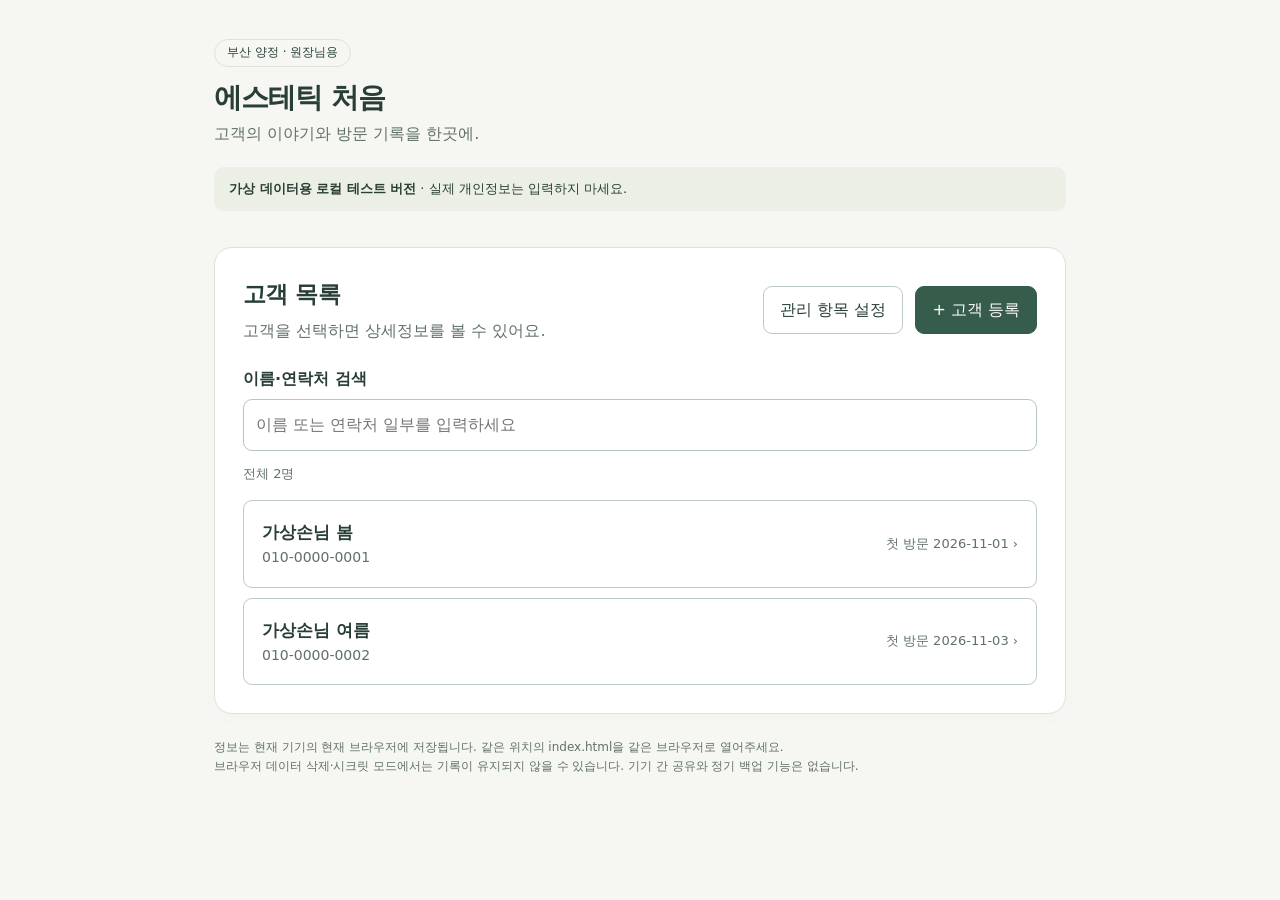
<file: index.html>
﻿<!doctype html>
<html lang="ko">
<head>
<meta charset="utf-8">
<meta name="viewport" content="width=device-width, initial-scale=1">
<meta name="color-scheme" content="light">
<title>에스테틱 처음 · 고객 관리</title>
<link rel="stylesheet" href="styles.css">
</head>
<body>
<header>
<span class="badge">부산 양정 · 원장님용</span>
<h1>에스테틱 처음</h1><p class="sub">고객의 이야기와 방문 기록을 한곳에.</p>
<p class="notice"><strong>가상 데이터용 로컬 테스트 버전</strong> · 실제 개인정보는 입력하지 마세요.</p>
</header>
<main>
<p id="status" role="status" aria-live="polite" hidden></p>
<section id="list-screen" class="panel" aria-labelledby="list-title">
  <div class="row heading"><div><h2 id="list-title" tabindex="-1">고객 목록</h2><p class="sub">고객을 선택하면 상세정보를 볼 수 있어요.</p></div>
  <div class="row"><button id="open-settings" type="button">관리 항목 설정</button><button id="new-customer" type="button" class="primary" data-write>+ 고객 등록</button></div></div>
  <label for="search" class="field-label">이름·연락처 검색</label>
  <input id="search" type="search" placeholder="이름 또는 연락처 일부를 입력하세요" autocomplete="off">
  <p id="count" class="sub" aria-live="polite"></p><ul id="customers"></ul><p id="list-empty" class="empty" hidden></p>
</section>
<section id="customer-screen" class="panel" aria-labelledby="customer-title" hidden>
  <button id="customer-back" type="button" class="back">← 돌아가기</button>
  <h2 id="customer-title" tabindex="-1">고객 등록</h2><p class="sub">이름, 연락처, 최초 방문일은 필수 항목입니다.</p>
  <form id="customer-form" autocomplete="off"><fieldset id="customer-fields">
    <div class="form-grid">
      <div><label for="name" class="field-label">이름 *</label><input id="name" required maxlength="50" placeholder="예: 가상손님 봄"></div>
      <div><label for="phone" class="field-label">연락처 *</label><input id="phone" type="tel" required maxlength="20" inputmode="tel" placeholder="예: 010-0000-0001"></div>
    </div>
    <label for="first-visit" class="field-label">최초 방문일 *</label><input id="first-visit" type="date" required>
    <label for="basic-memo" class="field-label">기본 메모</label><textarea id="basic-memo" maxlength="10000" placeholder="상담 내용이나 고객의 특이사항을 기록하세요."></textarea>
    <div class="row actions"><button type="submit" class="primary" data-write>저장하기</button><button id="customer-cancel" type="button">취소</button></div>
  </fieldset></form>
</section>
<section id="detail-screen" class="panel" aria-labelledby="detail-title" hidden>
  <button id="detail-back" type="button" class="back">← 고객 목록</button>
  <div class="row heading"><div><p class="sub">고객 상세정보</p><h2 id="detail-title" tabindex="-1"></h2></div><button id="edit-customer" type="button" data-write>기본정보 수정</button></div>
  <dl class="info"><div><dt>연락처</dt><dd id="detail-phone"></dd></div><div><dt>최초 방문일</dt><dd id="detail-first-visit"></dd></div><div class="full"><dt>기본 메모</dt><dd id="detail-memo" class="memo"></dd></div></dl>
  <div class="history"><div class="row heading"><div><h3>방문별 관리 기록</h3><p class="sub">최근 방문일부터 표시합니다.</p></div><button id="new-visit" type="button" class="primary" data-write>+ 관리 기록 추가</button></div>
    <div id="visit-list"></div><p id="visit-empty" class="empty">아직 관리 기록이 없습니다.<br>방문한 날의 관리 내용을 남겨보세요.</p>
  </div>
  <div class="actions"><button id="delete-customer" type="button" class="danger" data-write>고객 삭제</button></div>
</section>
<section id="visit-screen" class="panel" aria-labelledby="visit-title" hidden>
  <button id="visit-back" type="button" class="back">← 고객 상세정보</button><h2 id="visit-title" tabindex="-1">관리 기록 추가</h2><p id="visit-customer" class="sub"></p>
  <form id="visit-form" autocomplete="off"><fieldset id="visit-fields">
    <label for="visit-date" class="field-label">방문일 *</label><input id="visit-date" type="date" required>
    <fieldset class="item-fieldset"><legend><strong>관리 항목 *</strong></legend><p class="sub" id="items-help">해당하는 항목을 모두 선택하세요.</p><div id="item-choices" class="choices" aria-describedby="items-help"></div></fieldset>
    <label for="visit-memo" class="field-label">자유 메모</label><textarea id="visit-memo" maxlength="10000" placeholder="이번 방문의 관리 내용과 특이사항을 자유롭게 기록하세요."></textarea>
    <div class="row actions"><button type="submit" class="primary" data-write>기록 저장하기</button><button id="visit-cancel" type="button">취소</button></div>
  </fieldset></form>
</section>
<section id="settings-screen" class="panel" aria-labelledby="settings-title" hidden>
  <button id="settings-back" type="button" class="back">← 고객 목록</button>
  <h2 id="settings-title" tabindex="-1">관리 항목 설정</h2>
  <p class="sub">관리 기록에서 선택할 항목을 추가하거나 이름을 바꿀 수 있어요.</p>
  <p class="settings-note">항목을 삭제하거나 이름을 바꿔도 과거 기록은 당시 이름으로 유지됩니다.</p>
  <div class="item-editor">
    <h3 id="item-editor-title">새 항목 추가</h3>
    <form id="item-form" autocomplete="off"><fieldset id="item-fields">
      <label for="item-name" class="field-label">관리 항목 이름</label>
      <input id="item-name" required maxlength="40" placeholder="예: 모공 관리" aria-describedby="item-name-help">
      <p id="item-name-help" class="sub">최대 40자 · 같은 이름의 항목은 중복 등록할 수 없습니다.</p>
      <div class="row item-editor-actions"><button id="item-submit" type="submit" class="primary" data-write>추가하기</button><button id="item-cancel" type="button" hidden>수정 취소</button></div>
    </fieldset></form>
  </div>
  <h3>사용 중인 관리 항목</h3>
  <ul id="settings-items"></ul>
  <p id="settings-empty" class="empty" hidden>등록된 관리 항목이 없습니다.<br>위에서 새 항목을 추가해 주세요.</p>
</section>
</main>
<footer>정보는 현재 기기의 현재 브라우저에 저장됩니다. 같은 위치의 index.html을 같은 브라우저로 열어주세요.<br>브라우저 데이터 삭제·시크릿 모드에서는 기록이 유지되지 않을 수 있습니다. 기기 간 공유와 정기 백업 기능은 없습니다.</footer>
<script src="customers.js" defer></script>
<script src="storage.js" defer></script>
<script src="app.js" defer></script>
</body>
</html>
</file>
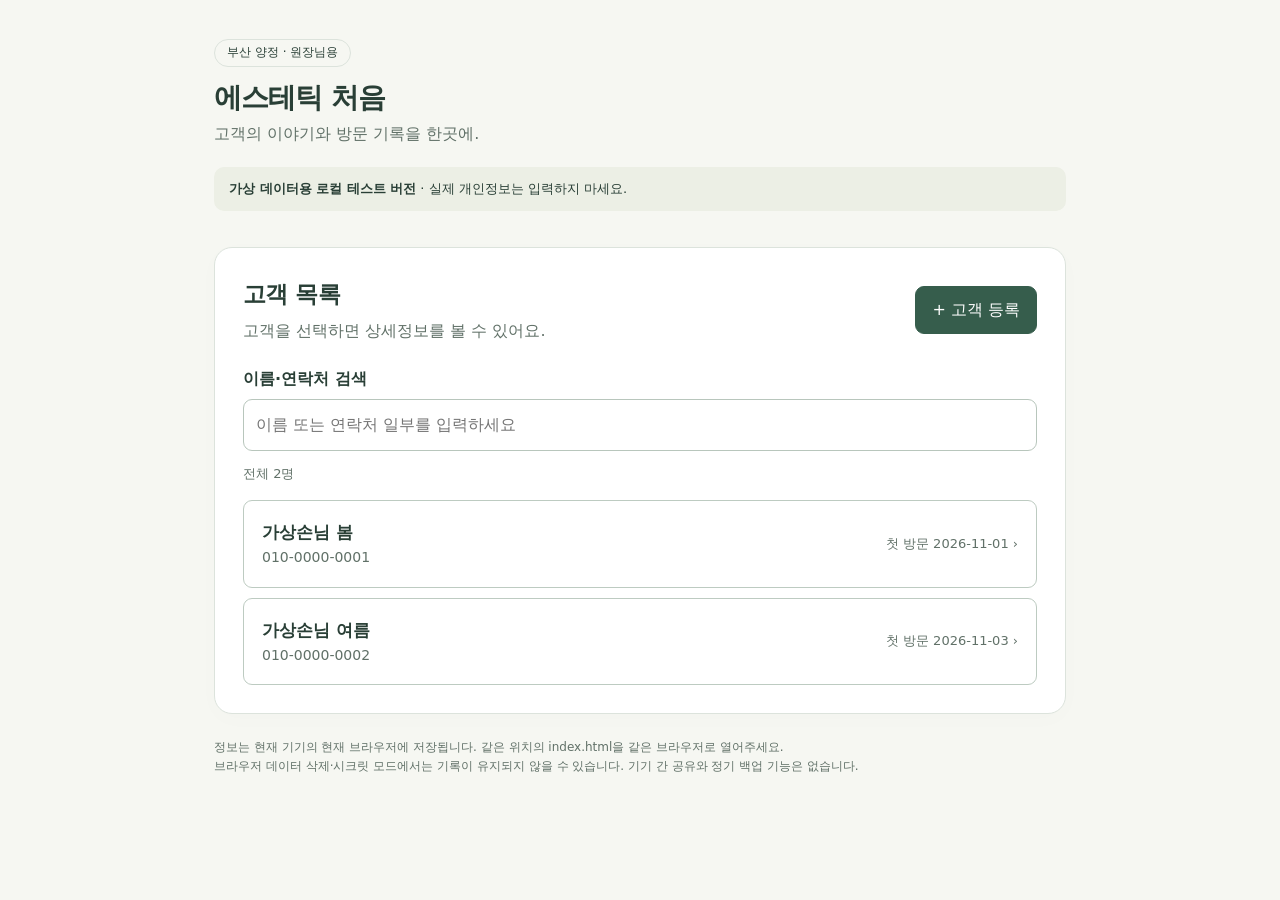
<file: index.before-item-settings.html>
﻿<!doctype html>
<html lang="ko">
<head>
<meta charset="utf-8">
<meta name="viewport" content="width=device-width, initial-scale=1">
<meta name="color-scheme" content="light">
<title>에스테틱 처음 · 고객 관리</title>
<style>
:root{--ink:#293f36;--muted:#617168;--green:#365d4c;--line:#dce3dc}
*{box-sizing:border-box}body{margin:0;background:#f6f7f2;color:var(--ink);font-family:system-ui,"Malgun Gothic",sans-serif;line-height:1.65}
header,main,footer{width:min(100%,900px);margin:auto;padding:24px}header{padding-top:38px;padding-bottom:12px}
h1,h2,h3,p{margin:0}h1{font-size:28px;letter-spacing:-1px;margin-top:8px}h2{font-size:23px;letter-spacing:-.6px;overflow-wrap:anywhere}h3{font-size:18px}
.sub,small{color:var(--muted)}.badge{display:inline-block;border:1px solid var(--line);border-radius:20px;padding:3px 12px;font-size:12px}
.notice{background:#ecefe5;border-radius:10px;padding:11px 15px;font-size:13px;margin-top:20px}
section.panel{padding:28px;background:#fff;border:1px solid var(--line);border-radius:18px;box-shadow:0 5px 25px #293f3604}
.row{display:flex;gap:12px;align-items:center;flex-wrap:wrap}.heading{justify-content:space-between;margin-bottom:22px}.heading p{margin-top:4px}
button,input,textarea{font:inherit}button{border:1px solid #bdcbc1;background:white;color:var(--ink);border-radius:9px;min-height:44px;padding:10px 16px;cursor:pointer}
button:hover{background:#f0f5ef}button.primary{color:white;background:var(--green);border-color:var(--green)}button.primary:hover{background:#294a3b}
button.danger{color:#a13336;border-color:#ddbbbb}button:disabled{opacity:.5;cursor:not-allowed}
.back{padding:6px 0;margin-bottom:16px;border:0;background:transparent;color:var(--muted)}:focus-visible{outline:3px solid #8aaf99;outline-offset:3px}
input:not([type=checkbox]),textarea{width:100%;min-width:0;border:1px solid #b8c6bc;border-radius:9px;padding:12px;background:white;color:var(--ink)}textarea{resize:vertical;min-height:140px}
label.field-label{display:block;margin:19px 0 6px;font-weight:600}.form-grid{display:grid;grid-template-columns:1fr 1fr;gap:0 20px}fieldset{border:0;padding:0;margin:0;min-width:0}
.actions{margin-top:26px;padding-top:20px;border-top:1px solid var(--line)}#customers{padding:0;margin:16px 0 0;list-style:none}#customers li+li{margin-top:10px}
.customer{width:100%;text-align:left;display:flex;justify-content:space-between;align-items:center;gap:16px;padding:17px 18px}.customer strong,.customer .phone{display:block;overflow-wrap:anywhere}
.customer strong{font-size:17px}.customer .phone{color:var(--muted);font-size:14px}.customer .date{font-size:13px;color:var(--muted);text-align:right}
.empty{text-align:center;padding:40px 12px;color:var(--muted);background:#f8faf7;border-radius:10px}#count{font-size:13px;margin-top:12px}
.info{display:grid;grid-template-columns:1fr 1fr;gap:20px;padding:22px;background:#f5f8f3;border-radius:12px;margin-top:20px}dt{color:var(--muted);font-size:13px}dd{margin:4px 0 0;overflow-wrap:anywhere}
.full{grid-column:1/-1}.memo{white-space:pre-wrap;overflow-wrap:anywhere}.history{margin-top:32px;padding-top:26px;border-top:1px solid var(--line)}.history .heading{margin-bottom:18px}
.visit-card{border:1px solid var(--line);border-radius:12px;padding:20px;margin-top:14px}.visit-top{display:flex;justify-content:space-between;align-items:center;flex-wrap:wrap;gap:12px;margin-bottom:14px}
.visit-top time{font-weight:700;font-size:17px}.visit-top button{font-size:13px;padding:6px 12px}.tags{display:flex;flex-wrap:wrap;gap:6px;margin-bottom:12px}.tag{padding:3px 10px;border-radius:6px;background:#eaf0e6;color:#355543;font-size:13px}
.choices{display:flex;gap:10px;flex-wrap:wrap;margin-top:10px}.choice{cursor:pointer;position:relative}.choice input{position:absolute;opacity:0;width:1px;height:1px}
.choice span{display:block;padding:10px 18px;border:1px solid #bdcbc1;border-radius:9px;min-height:44px}.choice input:checked+span{background:var(--green);color:white;border-color:var(--green)}
.choice input:focus-visible+span{outline:3px solid #8aaf99;outline-offset:3px}.choice input:disabled+span{opacity:.5;cursor:not-allowed}
#status{border-radius:10px;background:#e9f1e6;padding:12px 16px;margin-bottom:18px;overflow-wrap:anywhere}#status.error{background:#fff0ec;color:#922e30}
footer{color:var(--muted);font-size:12px;padding-top:0;padding-bottom:32px}[hidden]{display:none!important}
@media(max-width:600px){header,main,footer{padding-left:16px;padding-right:16px}header{padding-top:24px}section.panel{padding:20px}h1{font-size:25px}h2{font-size:21px}.form-grid,.info{grid-template-columns:1fr}.customer{align-items:flex-start;padding:14px}.customer .date{max-width:110px}.info{padding:18px;gap:16px}.choice span{padding:10px 15px}}
</style>
</head>
<body>
<header>
<span class="badge">부산 양정 · 원장님용</span>
<h1>에스테틱 처음</h1><p class="sub">고객의 이야기와 방문 기록을 한곳에.</p>
<p class="notice"><strong>가상 데이터용 로컬 테스트 버전</strong> · 실제 개인정보는 입력하지 마세요.</p>
</header>
<main>
<p id="status" role="status" aria-live="polite" hidden></p>
<section id="list-screen" class="panel" aria-labelledby="list-title">
  <div class="row heading"><div><h2 id="list-title" tabindex="-1">고객 목록</h2><p class="sub">고객을 선택하면 상세정보를 볼 수 있어요.</p></div>
  <button id="new-customer" type="button" class="primary" data-write>+ 고객 등록</button></div>
  <label for="search" class="field-label">이름·연락처 검색</label>
  <input id="search" type="search" placeholder="이름 또는 연락처 일부를 입력하세요" autocomplete="off">
  <p id="count" class="sub" aria-live="polite"></p><ul id="customers"></ul><p id="list-empty" class="empty" hidden></p>
</section>
<section id="customer-screen" class="panel" aria-labelledby="customer-title" hidden>
  <button id="customer-back" type="button" class="back">← 돌아가기</button>
  <h2 id="customer-title" tabindex="-1">고객 등록</h2><p class="sub">이름, 연락처, 최초 방문일은 필수 항목입니다.</p>
  <form id="customer-form" autocomplete="off"><fieldset id="customer-fields">
    <div class="form-grid">
      <div><label for="name" class="field-label">이름 *</label><input id="name" required maxlength="50" placeholder="예: 가상손님 봄"></div>
      <div><label for="phone" class="field-label">연락처 *</label><input id="phone" type="tel" required maxlength="20" inputmode="tel" placeholder="예: 010-0000-0001"></div>
    </div>
    <label for="first-visit" class="field-label">최초 방문일 *</label><input id="first-visit" type="date" required>
    <label for="basic-memo" class="field-label">기본 메모</label><textarea id="basic-memo" maxlength="10000" placeholder="상담 내용이나 고객의 특이사항을 기록하세요."></textarea>
    <div class="row actions"><button type="submit" class="primary" data-write>저장하기</button><button id="customer-cancel" type="button">취소</button></div>
  </fieldset></form>
</section>
<section id="detail-screen" class="panel" aria-labelledby="detail-title" hidden>
  <button id="detail-back" type="button" class="back">← 고객 목록</button>
  <div class="row heading"><div><p class="sub">고객 상세정보</p><h2 id="detail-title" tabindex="-1"></h2></div><button id="edit-customer" type="button" data-write>기본정보 수정</button></div>
  <dl class="info"><div><dt>연락처</dt><dd id="detail-phone"></dd></div><div><dt>최초 방문일</dt><dd id="detail-first-visit"></dd></div><div class="full"><dt>기본 메모</dt><dd id="detail-memo" class="memo"></dd></div></dl>
  <div class="history"><div class="row heading"><div><h3>방문별 관리 기록</h3><p class="sub">최근 방문일부터 표시합니다.</p></div><button id="new-visit" type="button" class="primary" data-write>+ 관리 기록 추가</button></div>
    <div id="visit-list"></div><p id="visit-empty" class="empty">아직 관리 기록이 없습니다.<br>방문한 날의 관리 내용을 남겨보세요.</p>
  </div>
  <div class="actions"><button id="delete-customer" type="button" class="danger" data-write>고객 삭제</button></div>
</section>
<section id="visit-screen" class="panel" aria-labelledby="visit-title" hidden>
  <button id="visit-back" type="button" class="back">← 고객 상세정보</button><h2 id="visit-title" tabindex="-1">관리 기록 추가</h2><p id="visit-customer" class="sub"></p>
  <form id="visit-form" autocomplete="off"><fieldset id="visit-fields">
    <label for="visit-date" class="field-label">방문일 *</label><input id="visit-date" type="date" required>
    <fieldset style="margin-top:22px"><legend><strong>관리 항목 *</strong></legend><p class="sub" id="items-help">해당하는 항목을 모두 선택하세요.</p><div id="item-choices" class="choices" aria-describedby="items-help"></div></fieldset>
    <label for="visit-memo" class="field-label">자유 메모</label><textarea id="visit-memo" maxlength="10000" placeholder="이번 방문의 관리 내용과 특이사항을 자유롭게 기록하세요."></textarea>
    <div class="row actions"><button type="submit" class="primary" data-write>기록 저장하기</button><button id="visit-cancel" type="button">취소</button></div>
  </fieldset></form>
</section>
</main>
<footer>정보는 현재 기기의 현재 브라우저에 저장됩니다. 같은 위치의 index.html을 같은 브라우저로 열어주세요.<br>브라우저 데이터 삭제·시크릿 모드에서는 기록이 유지되지 않을 수 있습니다. 기기 간 공유와 정기 백업 기능은 없습니다.</footer>
<script>
"use strict";
const $ = id => document.getElementById(id);
// 기존 저장 키와 고객의 최초 방문일(visit) 필드를 유지합니다.
const KEY = "esthetic-cheoeum-customers-v1";
const BACKUP_KEY = KEY + ":before-visits-v2";
const ITEMS = ["여드름", "주름", "미백", "보습", "진정", "리프팅", "바디", "기타"];
let customers = [], selectedId = null, editingCustomerId = null, editingVisitId = null;
let screen = "list", baseline = "", blocked = false, lastRaw = null, blockReason = "";
function today() {
  const d = new Date();
  return `${d.getFullYear()}-${String(d.getMonth()+1).padStart(2,"0")}-${String(d.getDate()).padStart(2,"0")}`;
}
function uid(prefix) { return `${prefix}-${Date.now()}-${Math.random().toString(36).slice(2)}`; }
function digits(text) { return text.replace(/\D/g, ""); }
function textElement(tag, text, className = "") {
  const element = document.createElement(tag);
  element.textContent = text;
  if (className) element.className = className;
  return element;
}
function message(text = "", error = false) {
  $("status").textContent = text; $("status").hidden = !text;
  $("status").classList.toggle("error", error);
}
function customerData() {
  return { name:$("name").value.trim(), phone:$("phone").value.trim(), visit:$("first-visit").value, memo:$("basic-memo").value };
}
function visitData() {
  return { date:$("visit-date").value, items:Array.from(document.querySelectorAll(".choice input:checked"), el => el.value), memo:$("visit-memo").value };
}
function snapshot() {
  if (screen === "customer") return JSON.stringify(customerData());
  if (screen === "visit") return JSON.stringify(visitData());
  return "";
}
function dirty() { return snapshot() !== baseline; }
function mayLeave() { return !dirty() || confirm("저장하지 않은 내용이 있습니다. 변경 내용을 버릴까요?"); }
function switchScreen(next, focus = true) {
  screen = next;
  for (const name of ["list", "customer", "detail", "visit"]) $(name + "-screen").hidden = name !== next;
  baseline = snapshot(); message(blocked ? blockReason : "",blocked);
  if (focus) {
    const title = $(({list:"list-title",customer:"customer-title",detail:"detail-title",visit:"visit-title"})[next]);
    title.focus({preventScroll:true}); window.scrollTo({top:0,behavior:"instant"});
  }
}
function currentCustomer() { return customers.find(c => c.id === selectedId); }
function blockSaving(text) {
  blocked = true; blockReason = text; $("customer-fields").disabled = true; $("visit-fields").disabled = true;
  document.querySelectorAll("[data-write]").forEach(el => { el.disabled = true; }); message(text,true);
}
function persist(next) {
  if (blocked) return false;
  try {
    const raw = localStorage.getItem(KEY);
    if (raw !== lastRaw) {
      blockSaving("다른 창에서 저장 정보가 변경되었습니다. 입력 중인 내용을 따로 복사한 뒤 새로고침하세요. 덮어쓰기를 막기 위해 저장을 중지했습니다."); return false;
    }
    // 첫 변경 직전의 기존 원본을 별도 키에 보관하며 기존 백업은 덮어쓰지 않습니다.
    if (raw !== null && localStorage.getItem(BACKUP_KEY) === null) localStorage.setItem(BACKUP_KEY,raw);
    const serialized = JSON.stringify(next);
    localStorage.setItem(KEY,serialized); lastRaw = serialized; customers = next; return true;
  } catch {
    message("저장하지 못했습니다. 브라우저 저장 설정과 남은 공간을 확인하세요. 입력 내용은 그대로 남아 있습니다.",true); return false;
  }
}
function validVisit(v) {
  return v && typeof v.id === "string" && typeof v.date === "string" && /^\d{4}-\d{2}-\d{2}$/.test(v.date) &&
    Array.isArray(v.items) && v.items.every(i => ITEMS.includes(i)) && typeof v.memo === "string";
}
function validCustomer(c) {
  return c && typeof c.id === "string" && typeof c.name === "string" && c.name.trim().length > 0 &&
    typeof c.phone === "string" && typeof c.visit === "string" && /^\d{4}-\d{2}-\d{2}$/.test(c.visit) && typeof c.memo === "string" &&
    (c.visits === undefined || (Array.isArray(c.visits) && c.visits.every(validVisit) && new Set(c.visits.map(v => v.id)).size === c.visits.length));
}
function renderList() {
  const query = $("search").value.trim().toLocaleLowerCase();
  const phoneQuery = digits(query), phoneOnly = /^[\d\s()+-]+$/.test(query);
  const visible = customers.filter(c => !query || c.name.toLocaleLowerCase().includes(query) || c.phone.includes(query) ||
    (phoneOnly && phoneQuery && digits(c.phone).includes(phoneQuery))).sort((a,b) => a.name.localeCompare(b.name,"ko"));
  $("count").textContent = query ? `검색 결과 ${visible.length}명 / 전체 ${customers.length}명` : `전체 ${customers.length}명`;
  $("customers").replaceChildren(); $("list-empty").hidden = visible.length > 0;
  $("list-empty").textContent = customers.length ? "검색된 고객이 없습니다." : "등록된 고객이 없습니다. 고객 등록 버튼을 눌러주세요.";
  visible.forEach(c => {
    const li = document.createElement("li"), button = document.createElement("button");
    button.type = "button"; button.className = "customer";
    const info = document.createElement("span"); info.append(textElement("strong",c.name),textElement("span",c.phone,"phone"));
    button.append(info,textElement("span",`첫 방문 ${c.visit}  ›`,"date"));
    button.addEventListener("click",() => { selectedId = c.id; showDetail(); });
    li.append(button); $("customers").append(li);
  });
}
function showList(focus = true) { renderList(); switchScreen("list",focus); }
function showCustomerForm(customer = null) {
  if (blocked) return;
  editingCustomerId = customer ? customer.id : null;
  $("customer-title").textContent = customer ? "기본정보 수정" : "고객 등록";
  $("name").value = customer ? customer.name : ""; $("phone").value = customer ? customer.phone : "";
  $("phone").setCustomValidity(""); $("first-visit").value = customer ? customer.visit : today();
  $("first-visit").max = today(); $("basic-memo").value = customer ? customer.memo : ""; switchScreen("customer");
}
function showDetail() {
  const c = currentCustomer(); if (!c) { showList(); return; }
  $("detail-title").textContent = c.name; $("detail-phone").textContent = c.phone; $("detail-first-visit").textContent = c.visit;
  $("detail-memo").textContent = c.memo || "등록된 기본 메모가 없습니다.";
  $("visit-list").replaceChildren(); $("visit-empty").hidden = c.visits.length > 0;
  [...c.visits].sort((a,b) => b.date.localeCompare(a.date) || b.id.localeCompare(a.id)).forEach(v => {
    const card = document.createElement("article"); card.className = "visit-card";
    const top = document.createElement("div"); top.className = "visit-top";
    const date = textElement("time",v.date); date.dateTime = v.date;
    const actions = document.createElement("div"); actions.className = "row";
    const edit = textElement("button","수정"), remove = textElement("button","삭제","danger");
    for (const button of [edit,remove]) { button.type = "button"; button.dataset.write = ""; button.disabled = blocked; }
    edit.setAttribute("aria-label",`${v.date} 관리 기록 수정`); remove.setAttribute("aria-label",`${v.date} 관리 기록 삭제`);
    edit.addEventListener("click",() => showVisitForm(v)); remove.addEventListener("click",() => deleteVisit(v.id));
    actions.append(edit,remove); top.append(date,actions);
    const tags = document.createElement("div"); tags.className = "tags";
    v.items.forEach(item => tags.append(textElement("span",item,"tag")));
    card.append(top,tags,textElement("p",v.memo || "등록된 메모가 없습니다.","memo")); $("visit-list").append(card);
  });
  switchScreen("detail");
}
function showVisitForm(visit = null) {
  if (blocked) return; const c = currentCustomer(); if (!c) return;
  editingVisitId = visit ? visit.id : null;
  $("visit-title").textContent = visit ? "관리 기록 수정" : "관리 기록 추가";
  $("visit-customer").textContent = `${c.name}님의 방문별 관리 기록`;
  $("visit-date").value = visit ? visit.date : today(); $("visit-date").max = today();
  document.querySelectorAll(".choice input").forEach(el => { el.checked = Boolean(visit && visit.items.includes(el.value)); });
  $("visit-memo").value = visit ? visit.memo : ""; switchScreen("visit");
}
function cancelCustomer() { if (mayLeave()) { if (editingCustomerId) showDetail(); else showList(); } }
function cancelVisit() { if (mayLeave()) showDetail(); }
function deleteVisit(id) {
  if (blocked) return; const c = currentCustomer(), visit = c && c.visits.find(v => v.id === id);
  if (!visit || !confirm(`${visit.date} 관리 기록을 삭제할까요?\n삭제한 기록은 되돌릴 수 없습니다.`)) return;
  const next = customers.map(item => item.id === c.id ? {...item,visits:item.visits.filter(v => v.id !== id)} : item);
  if (persist(next)) { showDetail(); message("관리 기록을 삭제했습니다."); }
}
ITEMS.forEach(item => {
  const label = document.createElement("label"); label.className = "choice";
  const input = document.createElement("input"); input.type = "checkbox"; input.name = "items"; input.value = item;
  label.append(input,textElement("span",item)); $("item-choices").append(label);
});
$("search").addEventListener("input",renderList);
$("new-customer").addEventListener("click",() => showCustomerForm());
$("customer-back").addEventListener("click",cancelCustomer); $("customer-cancel").addEventListener("click",cancelCustomer);
$("detail-back").addEventListener("click",() => showList());
$("edit-customer").addEventListener("click",() => showCustomerForm(currentCustomer()));
$("new-visit").addEventListener("click",() => showVisitForm());
$("visit-back").addEventListener("click",cancelVisit); $("visit-cancel").addEventListener("click",cancelVisit);
$("phone").addEventListener("input",() => $("phone").setCustomValidity(""));
$("customer-form").addEventListener("submit",event => {
  event.preventDefault(); if (blocked || !$("customer-form").reportValidity()) return;
  const data = customerData();
  if (!data.name) { message("이름을 입력해 주세요.",true); $("name").focus(); return; }
  if (!/^[\d\s()+-]+$/.test(data.phone) || digits(data.phone).length < 8 || digits(data.phone).length > 15) {
    $("phone").setCustomValidity("연락처를 숫자 8~15자리로 입력하세요. 하이픈과 공백도 사용할 수 있습니다."); $("phone").reportValidity(); return;
  }
  if (data.visit > today()) { message("최초 방문일은 오늘 또는 이전 날짜로 입력해 주세요.",true); return; }
  const old = customers.find(c => c.id === editingCustomerId);
  // 기존 고객 속성과 방문 기록은 유지하고 기본정보만 변경합니다.
  const record = old ? {...old,...data} : {id:uid("customer"),...data,visits:[]};
  const next = old ? customers.map(c => c.id === old.id ? record : c) : [...customers,record];
  if (!persist(next)) return; selectedId = record.id; showDetail(); message(old ? "기본정보를 수정했습니다." : "고객을 등록했습니다.");
});
$("visit-form").addEventListener("submit",event => {
  event.preventDefault(); if (blocked || !$("visit-form").reportValidity()) return;
  const c = currentCustomer(), data = visitData(); if (!c) return;
  if (data.date > today()) { message("방문일은 오늘 또는 이전 날짜로 입력해 주세요.",true); return; }
  if (!data.items.length) { message("관리 항목을 하나 이상 선택해 주세요.",true); document.querySelector(".choice input").focus(); return; }
  const old = c.visits.find(v => v.id === editingVisitId);
  const record = old ? {...old,...data} : {id:uid("visit"),...data};
  const visits = old ? c.visits.map(v => v.id === old.id ? record : v) : [...c.visits,record];
  if (!persist(customers.map(item => item.id === c.id ? {...item,visits} : item))) return;
  showDetail(); message(old ? "관리 기록을 수정했습니다." : "관리 기록을 추가했습니다.");
});
$("delete-customer").addEventListener("click",() => {
  if (blocked) return; const c = currentCustomer();
  if (!c || !confirm(`${c.name}님의 고객 정보와 방문별 관리 기록 ${c.visits.length}건을 모두 삭제할까요?\n삭제한 정보는 되돌릴 수 없습니다.`)) return;
  if (persist(customers.filter(item => item.id !== c.id))) { selectedId = null; showList(); message("고객 정보를 삭제했습니다."); }
});
window.addEventListener("beforeunload",event => { if (dirty()) { event.preventDefault(); event.returnValue = ""; } });
window.addEventListener("storage",event => {
  if (event.key === KEY || event.key === null) blockSaving("다른 창에서 저장 정보가 변경되었습니다. 입력 내용을 따로 복사한 뒤 새로고침하세요. 덮어쓰기를 막기 위해 저장을 중지했습니다.");
});
try {
  lastRaw = localStorage.getItem(KEY);
  if (lastRaw === null) {
    const samples = [
      {id:"sample-1",name:"가상손님 봄",phone:"010-0000-0001",visit:"2026-11-01",memo:"가상 상담 기록입니다. 보습 관리 상담.",visits:[
        {id:"sample-visit-1",date:"2026-11-01",items:["보습","진정"],memo:"테스트용 첫 방문 기록입니다. 보습과 진정 관리를 진행한 것으로 가정합니다."},
        {id:"sample-visit-2",date:"2026-11-03",items:["보습"],memo:"테스트용 두 번째 방문 기록입니다."}
      ]},
      {id:"sample-2",name:"가상손님 여름",phone:"010-0000-0002",visit:"2026-11-03",memo:"화면 테스트용 가상 정보입니다.",visits:[]}
    ];
    const raw = JSON.stringify(samples); localStorage.setItem(KEY,raw); lastRaw = raw; customers = samples;
  } else {
    const parsed = JSON.parse(lastRaw);
    if (!Array.isArray(parsed) || !parsed.every(validCustomer) || new Set(parsed.map(c => c.id)).size !== parsed.length) throw new Error("Invalid storage");
    // 구버전은 메모리에서만 변환합니다. 저장 버튼을 누르기 전에는 원본을 변경하지 않습니다.
    customers = parsed.map(c => ({...c,visits:c.visits === undefined ? [] : c.visits}));
  }
  showList(false);
} catch {
  showList(false);
  blockSaving("저장 공간에 접근할 수 없거나 데이터 형식에 문제가 있습니다. 기존 데이터를 보호하기 위해 저장을 중지했습니다. 브라우저 설정을 확인해 주세요. 기존 데이터는 덮어쓰지 않았습니다.");
}
</script>
</body>
</html>
</file>
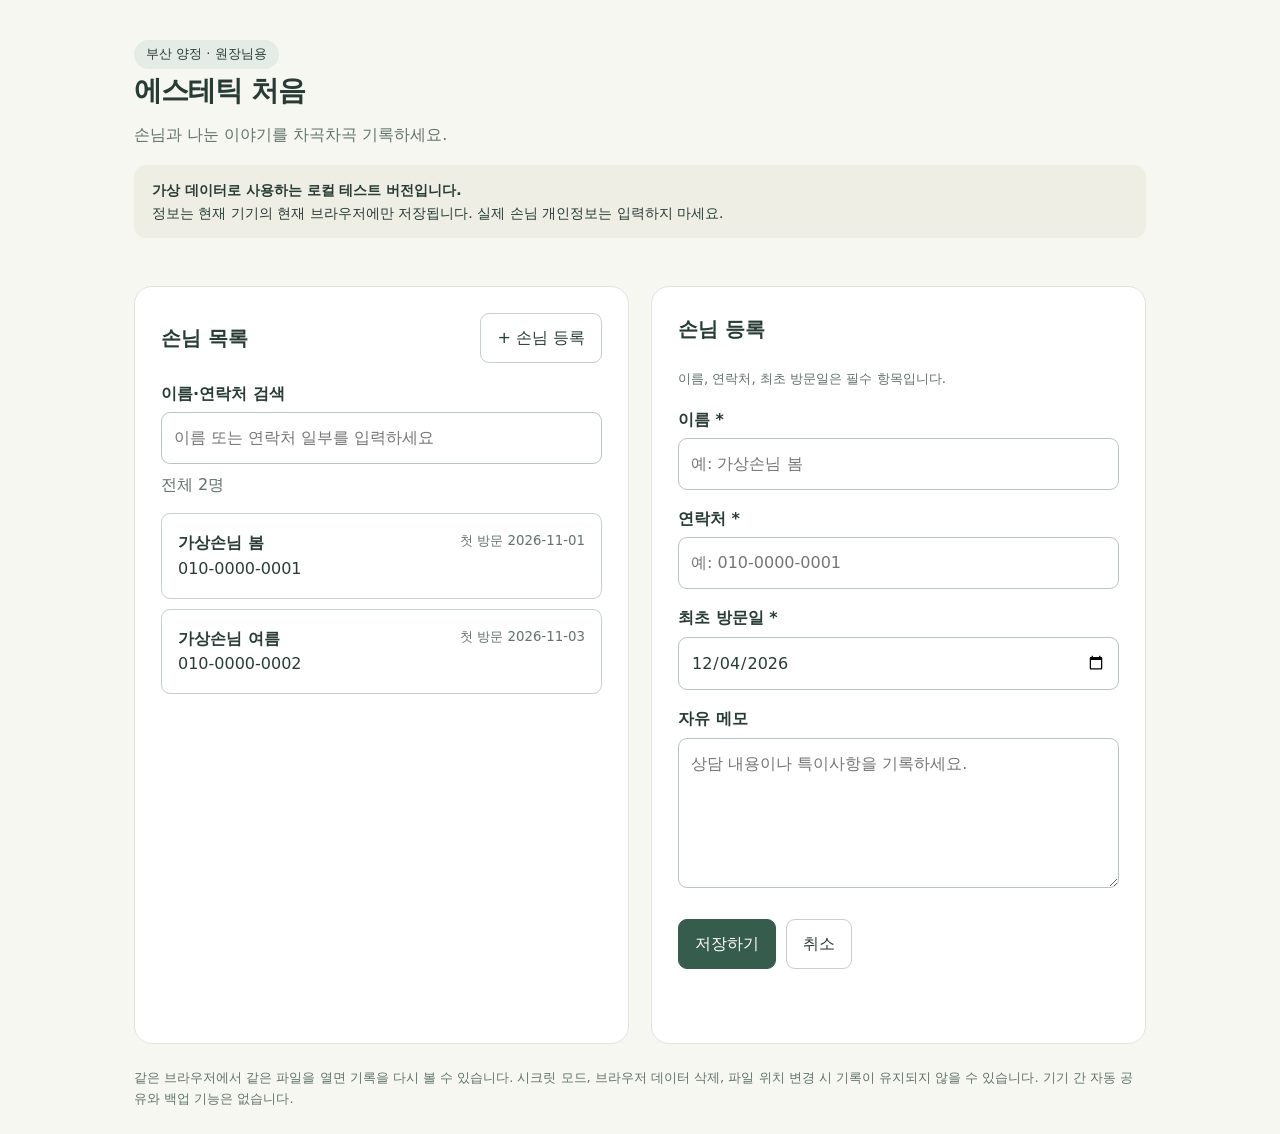
<file: index.before-visits.html>
<!doctype html>
<html lang="ko">
<head>
<meta charset="utf-8">
<meta name="viewport" content="width=device-width, initial-scale=1">
<title>에스테틱 처음 · 손님 관리</title>
<style>
  * { box-sizing: border-box; }
  body {
    margin: 0; background: #f7f7f2; color: #283c35;
    font-family: system-ui, "Malgun Gothic", sans-serif;
    line-height: 1.6;
  }
  header, main, footer { max-width: 1060px; margin: auto; padding: 24px; }
  header { padding-top: 40px; }
  h1 { margin: 0; font-size: 28px; letter-spacing: -1px; }
  h2 { margin: 0 0 20px; font-size: 20px; }
  p { margin: 8px 0; }
  .sub, small { color: #61736b; }
  .badge {
    display: inline-block; background: #e5ece6;
    padding: 4px 12px; border-radius: 20px; font-size: 13px;
  }
  .notice {
    margin-top: 18px; padding: 14px 18px; background: #eeeee5;
    border-radius: 12px; font-size: 14px;
  }
  main { display: grid; grid-template-columns: 1fr 1fr; gap: 22px; }
  section {
    background: white; border: 1px solid #dfe5df;
    border-radius: 18px; padding: 26px;
  }
  label { display: block; margin: 16px 0 6px; font-weight: 600; }
  input, textarea, button { font: inherit; }
  input, textarea {
    width: 100%; padding: 12px; border: 1px solid #b8c5bd;
    border-radius: 9px; background: white; color: #283c35;
  }
  textarea { min-height: 150px; resize: vertical; }
  button {
    padding: 11px 16px; border: 1px solid #c5d0c8;
    border-radius: 9px; background: white; color: #283c35;
    cursor: pointer; min-height: 44px;
  }
  button:hover { background: #eef3ee; }
  button.primary { background: #355c4c; border-color: #355c4c; color: white; }
  button.danger { color: #a12f30; border-color: #dfbabc; }
  :focus-visible { outline: 3px solid #8eae9c; outline-offset: 3px; }
  .row { display: flex; gap: 10px; flex-wrap: wrap; align-items: center; }
  .heading { justify-content: space-between; margin-bottom: 18px; }
  .heading h2 { margin: 0; }
  .actions { margin-top: 24px; }
  #customers { list-style: none; margin: 16px 0 0; padding: 0; }
  #customers li { margin-bottom: 10px; }
  .customer {
    width: 100%; text-align: left; padding: 16px;
    display: flex; justify-content: space-between; gap: 12px;
  }
  .customer[aria-pressed="true"] {
    background: #edf4ed; border-color: #355c4c;
  }
  .customer strong, .customer span { display: block; overflow-wrap: anywhere; }
  .customer small { white-space: nowrap; }
  #empty { text-align: center; padding: 35px 0; }
  #status { min-height: 26px; margin-top: 14px; font-weight: 600; }
  #status.error { color: #a12f30; }
  footer { font-size: 13px; color: #61736b; padding-top: 0; }
  [hidden] { display: none !important; }
  @media (max-width: 720px) {
    main { grid-template-columns: 1fr; padding-top: 8px; }
    header, main, footer { padding-left: 16px; padding-right: 16px; }
    section { padding: 20px; }
    h1 { font-size: 25px; }
  }
</style>
</head>
<body>
<header>
  <span class="badge">부산 양정 · 원장님용</span>
  <h1>에스테틱 처음</h1>
  <p class="sub">손님과 나눈 이야기를 차곡차곡 기록하세요.</p>
  <div class="notice">
    <strong>가상 데이터로 사용하는 로컬 테스트 버전입니다.</strong><br>
    정보는 현재 기기의 현재 브라우저에만 저장됩니다.
    실제 손님 개인정보는 입력하지 마세요.
  </div>
</header>

<main>
  <section aria-labelledby="list-title">
    <div class="row heading">
      <h2 id="list-title">손님 목록</h2>
      <button type="button" id="new">+ 손님 등록</button>
    </div>
    <label for="search">이름·연락처 검색</label>
    <input id="search" type="search"
      placeholder="이름 또는 연락처 일부를 입력하세요" autocomplete="off">
    <p id="count" class="sub" aria-live="polite"></p>
    <ul id="customers"></ul>
    <p id="empty" hidden>검색된 손님이 없습니다.</p>
  </section>

  <section aria-labelledby="form-title">
    <h2 id="form-title">손님 등록</h2>
    <small>이름, 연락처, 최초 방문일은 필수 항목입니다.</small>
    <form id="form" autocomplete="off">
      <fieldset id="fields" style="border:0;padding:0;margin:0;min-width:0">
        <label for="name">이름 *</label>
        <input id="name" required maxlength="50" placeholder="예: 가상손님 봄">

        <label for="phone">연락처 *</label>
        <input id="phone" type="tel" required maxlength="20"
          inputmode="tel" placeholder="예: 010-0000-0001">

        <label for="visit">최초 방문일 *</label>
        <input id="visit" type="date" required>

        <label for="memo">자유 메모</label>
        <textarea id="memo" maxlength="10000"
          placeholder="상담 내용이나 특이사항을 기록하세요."></textarea>

        <div class="row actions">
          <button type="submit" class="primary">저장하기</button>
          <button type="button" id="cancel">취소</button>
          <button type="button" id="delete" class="danger" hidden>삭제</button>
        </div>
      </fieldset>
    </form>
    <p id="status" role="status" aria-live="polite"></p>
  </section>
</main>
<footer>
  같은 브라우저에서 같은 파일을 열면 기록을 다시 볼 수 있습니다.
  시크릿 모드, 브라우저 데이터 삭제, 파일 위치 변경 시 기록이 유지되지 않을 수 있습니다.
  기기 간 자동 공유와 백업 기능은 없습니다.
</footer>

<script>
"use strict";

const $ = id => document.getElementById(id);
const KEY = "esthetic-cheoeum-customers-v1";
let customers = [];
let selectedId = null;
let baseline = "";
let blocked = false;

function today() {
  const d = new Date();
  return `${d.getFullYear()}-${String(d.getMonth()+1).padStart(2,"0")}-${String(d.getDate()).padStart(2,"0")}`;
}
function digits(value) { return value.replace(/\D/g, ""); }
function formData() {
  return {
    name: $("name").value.trim(),
    phone: $("phone").value.trim(),
    visit: $("visit").value,
    memo: $("memo").value
  };
}
function snapshot() { return JSON.stringify(formData()); }
function dirty() { return snapshot() !== baseline; }
function mayLeave() {
  return !dirty() || confirm("저장하지 않은 내용이 있습니다. 변경 내용을 버릴까요?");
}
function message(text, error = false) {
  $("status").textContent = text;
  $("status").classList.toggle("error", error);
}
function validRecord(c) {
  return c && typeof c.id === "string" &&
    typeof c.name === "string" && c.name.trim().length > 0 &&
    typeof c.phone === "string" &&
    typeof c.visit === "string" && /^\d{4}-\d{2}-\d{2}$/.test(c.visit) &&
    typeof c.memo === "string";
}
function persist(next) {
  try {
    localStorage.setItem(KEY, JSON.stringify(next));
    customers = next;
    return true;
  } catch {
    message("저장하지 못했습니다. 브라우저의 저장 공간과 저장 허용 설정을 확인하세요. 입력 내용은 그대로 남아 있습니다.", true);
    return false;
  }
}
function showForm(customer = null) {
  selectedId = customer ? customer.id : null;
  $("name").value = customer ? customer.name : "";
  $("phone").value = customer ? customer.phone : "";
  $("visit").value = customer ? customer.visit : today();
  $("memo").value = customer ? customer.memo : "";
  $("form-title").textContent = customer ? "손님 정보 조회·수정" : "손님 등록";
  $("delete").hidden = !customer;
  baseline = snapshot();
  message("");
  render();
}
function render() {
  const query = $("search").value.trim().toLocaleLowerCase();
  const numberQuery = digits(query);
  const phoneOnly = /^[\d\s()+-]+$/.test(query);
  const visible = customers.filter(c =>
    !query || c.name.toLocaleLowerCase().includes(query) ||
    c.phone.includes(query) ||
    (phoneOnly && numberQuery && digits(c.phone).includes(numberQuery))
  ).sort((a, b) => a.name.localeCompare(b.name, "ko"));

  $("customers").replaceChildren();
  $("count").textContent = query
    ? `검색 결과 ${visible.length}명 / 전체 ${customers.length}명`
    : `전체 ${customers.length}명`;
  $("empty").hidden = visible.length > 0;
  $("empty").textContent = customers.length
    ? "검색된 손님이 없습니다."
    : "등록된 손님이 없습니다. 손님을 등록해 주세요.";

  visible.forEach(c => {
    const li = document.createElement("li");
    const button = document.createElement("button");
    button.type = "button";
    button.className = "customer";
    button.setAttribute("aria-pressed", String(c.id === selectedId));
    const info = document.createElement("span");
    const name = document.createElement("strong");
    const phone = document.createElement("span");
    const date = document.createElement("small");
    // 사용자 입력은 HTML이 아닌 일반 텍스트로 표시합니다.
    name.textContent = c.name;
    phone.textContent = c.phone;
    date.textContent = `첫 방문 ${c.visit}`;
    info.append(name, phone);
    button.append(info, date);
    button.addEventListener("click", () => {
      if (blocked || !mayLeave()) return;
      showForm(c);
      $("form-title").scrollIntoView({ behavior: "smooth", block: "start" });
    });
    li.append(button);
    $("customers").append(li);
  });
}

$("search").addEventListener("input", render);
$("new").addEventListener("click", () => {
  if (blocked || !mayLeave()) return;
  showForm();
  $("name").focus();
});
$("cancel").addEventListener("click", () => {
  if (!mayLeave()) return;
  showForm(customers.find(c => c.id === selectedId) || null);
});
$("phone").addEventListener("input", () => $("phone").setCustomValidity(""));

$("form").addEventListener("submit", event => {
  event.preventDefault();
  if (blocked) return;
  const data = formData();
  if (!data.name) {
    message("이름을 입력해 주세요.", true);
    $("name").focus();
    return;
  }
  const phoneDigits = digits(data.phone);
  if (!/^[\d\s()+-]+$/.test(data.phone) ||
      phoneDigits.length < 8 || phoneDigits.length > 15) {
    $("phone").setCustomValidity("연락처를 숫자 8~15자리로 입력해 주세요. 하이픈과 공백도 사용할 수 있습니다.");
    $("phone").reportValidity();
    return;
  }
  if (data.visit > today()) {
    message("최초 방문일은 오늘 또는 이전 날짜로 입력해 주세요.", true);
    $("visit").focus();
    return;
  }
  const editing = Boolean(selectedId);
  const record = {
    id: selectedId || `customer-${Date.now()}-${Math.random().toString(36).slice(2)}`,
    ...data
  };
  const next = editing
    ? customers.map(c => c.id === selectedId ? record : c)
    : [...customers, record];
  if (!persist(next)) return;
  $("search").value = "";
  showForm(record);
  message(editing ? "수정한 정보를 저장했습니다." : "손님을 등록했습니다.");
});

$("delete").addEventListener("click", () => {
  if (blocked) return;
  const customer = customers.find(c => c.id === selectedId);
  if (!customer) return;
  if (!confirm(`${customer.name}님의 정보를 삭제할까요?\n삭제한 정보는 되돌릴 수 없습니다.`)) return;
  if (!persist(customers.filter(c => c.id !== selectedId))) return;
  showForm();
  message("손님 정보를 삭제했습니다.");
});
window.addEventListener("beforeunload", event => {
  if (dirty()) {
    event.preventDefault();
    event.returnValue = "";
  }
});
// 다른 창에서 변경되면 덮어쓰기를 막기 위해 다시 열도록 안내합니다.
window.addEventListener("storage", event => {
  if (event.key === KEY || event.key === null) {
    blocked = true;
    $("fields").disabled = true;
    $("new").disabled = true;
    message("다른 창에서 저장 정보가 변경되었습니다. 입력 중인 내용이 있다면 따로 복사한 뒤 페이지를 새로고침하세요.", true);
  }
});

try {
  const raw = localStorage.getItem(KEY);
  if (raw === null) {
    const samples = [
      { id: "sample-1", name: "가상손님 봄", phone: "010-0000-0001",
        visit: "2026-11-01", memo: "가상 상담 기록입니다. 보습 관리 상담." },
      { id: "sample-2", name: "가상손님 여름", phone: "010-0000-0002",
        visit: "2026-11-03", memo: "화면 테스트용 가상 정보입니다." }
    ];
    localStorage.setItem(KEY, JSON.stringify(samples));
    customers = samples;
  } else {
    const parsed = JSON.parse(raw);
    if (!Array.isArray(parsed) || !parsed.every(validRecord) ||
        new Set(parsed.map(c => c.id)).size !== parsed.length) {
      throw new Error("Invalid storage");
    }
    customers = parsed;
  }
  showForm();
} catch {
  blocked = true;
  showForm();
  $("fields").disabled = true;
  $("new").disabled = true;
  message("저장 공간에 접근하지 못했거나 저장 데이터에 문제가 있습니다. 기존 데이터를 보호하기 위해 저장을 중지했습니다. 브라우저 설정을 확인하세요.", true);
}
</script>
</body>
</html>
</file>
<file: styles.css>
:root {
  --ink: #293f36;
  --muted: #617168;
  --green: #365d4c;
  --line: #dce3dc;
}

* {
  box-sizing: border-box;
}

body {
  margin: 0;
  background: #f6f7f2;
  color: var(--ink);
  font-family: system-ui,"Malgun Gothic",sans-serif;
  line-height: 1.65;
}

header,main,footer {
  width: min(100%,900px);
  margin: auto;
  padding: 24px;
}

header {
  padding-top: 38px;
  padding-bottom: 12px;
}

h1,h2,h3,p {
  margin: 0;
}

h1 {
  font-size: 28px;
  letter-spacing: -1px;
  margin-top: 8px;
}

h2 {
  font-size: 23px;
  letter-spacing: -.6px;
  overflow-wrap: anywhere;
}

h3 {
  font-size: 18px;
}

.sub,small {
  color: var(--muted);
}

.badge {
  display: inline-block;
  border: 1px solid var(--line);
  border-radius: 20px;
  padding: 3px 12px;
  font-size: 12px;
}

.notice {
  background: #ecefe5;
  border-radius: 10px;
  padding: 11px 15px;
  font-size: 13px;
  margin-top: 20px;
}

section.panel {
  padding: 28px;
  background: #fff;
  border: 1px solid var(--line);
  border-radius: 18px;
  box-shadow: 0 5px 25px #293f3604;
}

.row {
  display: flex;
  gap: 12px;
  align-items: center;
  flex-wrap: wrap;
}

.heading {
  justify-content: space-between;
  margin-bottom: 22px;
}

.heading p {
  margin-top: 4px;
}

button,input,textarea {
  font: inherit;
}

button {
  border: 1px solid #bdcbc1;
  background: white;
  color: var(--ink);
  border-radius: 9px;
  min-height: 44px;
  padding: 10px 16px;
  cursor: pointer;
}

button:hover {
  background: #f0f5ef;
}

button.primary {
  color: white;
  background: var(--green);
  border-color: var(--green);
}

button.primary:hover {
  background: #294a3b;
}

button.danger {
  color: #a13336;
  border-color: #ddbbbb;
}

button:disabled {
  opacity: .5;
  cursor: not-allowed;
}

.back {
  padding: 6px 0;
  margin-bottom: 16px;
  border: 0;
  background: transparent;
  color: var(--muted);
}

:focus-visible {
  outline: 3px solid #8aaf99;
  outline-offset: 3px;
}

input:not([type=checkbox]),textarea {
  width: 100%;
  min-width: 0;
  border: 1px solid #b8c6bc;
  border-radius: 9px;
  padding: 12px;
  background: white;
  color: var(--ink);
}

textarea {
  resize: vertical;
  min-height: 140px;
}

label.field-label {
  display: block;
  margin: 19px 0 6px;
  font-weight: 600;
}

.form-grid {
  display: grid;
  grid-template-columns: 1fr 1fr;
  gap: 0 20px;
}

fieldset {
  border: 0;
  padding: 0;
  margin: 0;
  min-width: 0;
}

.actions {
  margin-top: 26px;
  padding-top: 20px;
  border-top: 1px solid var(--line);
}

#customers {
  padding: 0;
  margin: 16px 0 0;
  list-style: none;
}

#customers li+li {
  margin-top: 10px;
}

.customer {
  width: 100%;
  text-align: left;
  display: flex;
  justify-content: space-between;
  align-items: center;
  gap: 16px;
  padding: 17px 18px;
}

.customer strong,.customer .phone {
  display: block;
  overflow-wrap: anywhere;
}

.customer strong {
  font-size: 17px;
}

.customer .phone {
  color: var(--muted);
  font-size: 14px;
}

.customer .date {
  font-size: 13px;
  color: var(--muted);
  text-align: right;
}

.empty {
  text-align: center;
  padding: 40px 12px;
  color: var(--muted);
  background: #f8faf7;
  border-radius: 10px;
}

#count {
  font-size: 13px;
  margin-top: 12px;
}

.info {
  display: grid;
  grid-template-columns: 1fr 1fr;
  gap: 20px;
  padding: 22px;
  background: #f5f8f3;
  border-radius: 12px;
  margin-top: 20px;
}

dt {
  color: var(--muted);
  font-size: 13px;
}

dd {
  margin: 4px 0 0;
  overflow-wrap: anywhere;
}

.full {
  grid-column: 1/-1;
}

.memo {
  white-space: pre-wrap;
  overflow-wrap: anywhere;
}

.history {
  margin-top: 32px;
  padding-top: 26px;
  border-top: 1px solid var(--line);
}

.history .heading {
  margin-bottom: 18px;
}

.visit-card {
  border: 1px solid var(--line);
  border-radius: 12px;
  padding: 20px;
  margin-top: 14px;
}

.visit-top {
  display: flex;
  justify-content: space-between;
  align-items: center;
  flex-wrap: wrap;
  gap: 12px;
  margin-bottom: 14px;
}

.visit-top time {
  font-weight: 700;
  font-size: 17px;
}

.visit-top button {
  font-size: 13px;
  padding: 6px 12px;
}

.tags {
  display: flex;
  flex-wrap: wrap;
  gap: 6px;
  margin-bottom: 12px;
}

.tag {
  padding: 3px 10px;
  border-radius: 6px;
  background: #eaf0e6;
  color: #355543;
  font-size: 13px;
}

.choices {
  display: flex;
  gap: 10px;
  flex-wrap: wrap;
  margin-top: 10px;
}

.choice {
  cursor: pointer;
  position: relative;
}

.choice input {
  position: absolute;
  opacity: 0;
  width: 1px;
  height: 1px;
}

.choice span {
  display: block;
  padding: 10px 18px;
  border: 1px solid #bdcbc1;
  border-radius: 9px;
  min-height: 44px;
}

.choice input:checked+span {
  background: var(--green);
  color: white;
  border-color: var(--green);
}

.choice input:focus-visible+span {
  outline: 3px solid #8aaf99;
  outline-offset: 3px;
}

.choice input:disabled+span {
  opacity: .5;
  cursor: not-allowed;
}

#status {
  border-radius: 10px;
  background: #e9f1e6;
  padding: 12px 16px;
  margin-bottom: 18px;
  overflow-wrap: anywhere;
}

#status.error {
  background: #fff0ec;
  color: #922e30;
}

footer {
  color: var(--muted);
  font-size: 12px;
  padding-top: 0;
  padding-bottom: 32px;
}

[hidden] {
  display: none!important;
}

@media(max-width:600px) {
  header,main,footer {
    padding-left: 16px;
    padding-right: 16px;
  }
  header {
    padding-top: 24px;
  }
  section.panel {
    padding: 20px;
  }
  h1 {
    font-size: 25px;
  }
  h2 {
    font-size: 21px;
  }
  .form-grid,.info {
    grid-template-columns: 1fr;
  }
  .customer {
    align-items: flex-start;
    padding: 14px;
  }
  .customer .date {
    max-width: 110px;
  }
  .info {
    padding: 18px;
    gap: 16px;
  }
  .choice span {
    padding: 10px 15px;
  }
}

/* 관리 항목 설정 */
.item-fieldset {
  margin-top: 22px;
}

.settings-note {
  margin: 18px 0;
  padding: 12px 15px;
  background: #f1f5ed;
  border-radius: 9px;
  font-size: 14px;
}

.item-editor {
  padding: 20px;
  background: #f7f9f5;
  border-radius: 12px;
  margin-bottom: 28px;
}

.item-editor-actions {
  margin-top: 16px;
}

#item-name-help {
  font-size: 12px;
  margin-top: 6px;
}

#settings-items {
  list-style: none;
  padding: 0;
  margin: 12px 0 0;
}

.setting-item {
  display: flex;
  align-items: center;
  justify-content: space-between;
  flex-wrap: wrap;
  gap: 12px;
  padding: 14px 0;
  border-bottom: 1px solid var(--line);
}

.setting-name {
  min-width: 0;
  overflow-wrap: anywhere;
  flex: 1 1 140px;
}

.setting-item .row {
  flex-shrink: 0;
}

.choice span {
  overflow-wrap: anywhere;
  max-width: 100%;
}

.choice {
  max-width: 100%;
}
</file>
